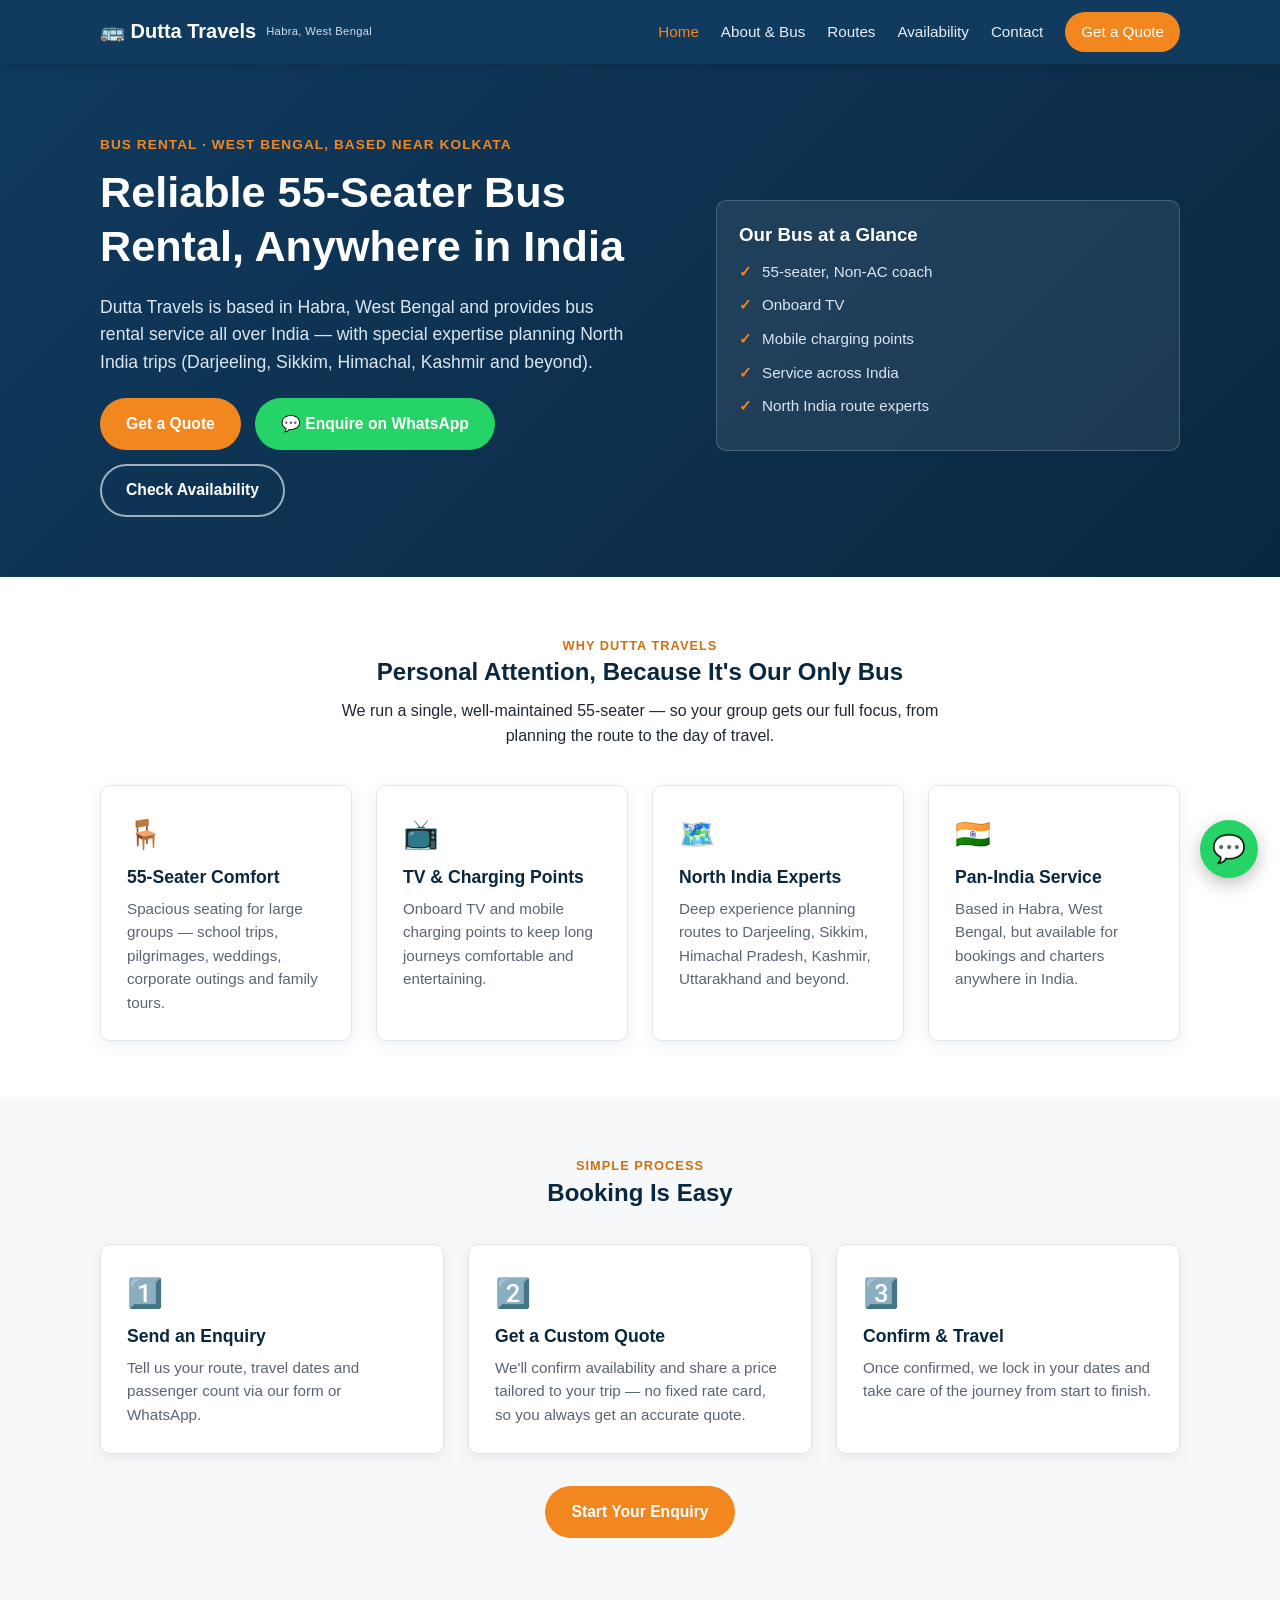
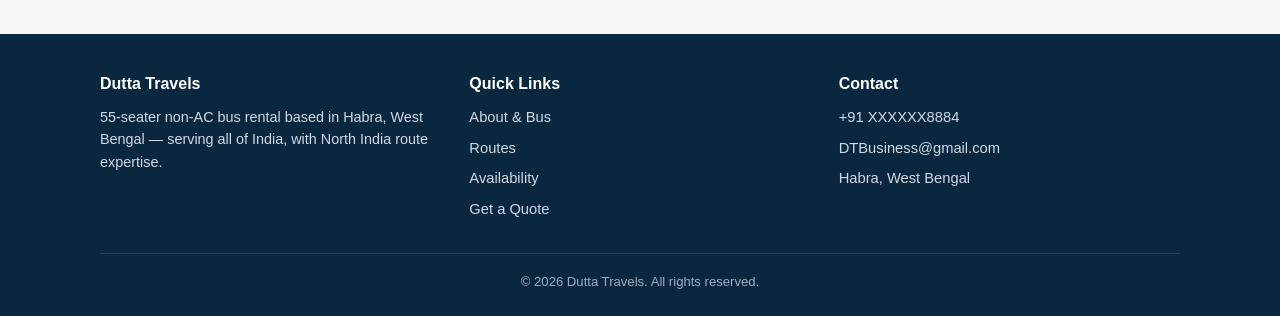
<file: index.html>
<!DOCTYPE html>
<html lang="en">
<head>
<meta charset="UTF-8">
<meta name="viewport" content="width=device-width, initial-scale=1.0">
<title>Dutta Travels — Bus Rental, Habra, West Bengal | Pan-India, North India Specialists</title>
<meta name="description" content="Dutta Travels offers a 55-seater non-AC bus for rental across India, based in Habra, West Bengal, with special expertise in North India routes. Enquire for a custom quote today.">
<link rel="stylesheet" href="css/style.css">
</head>
<body>

<header class="site-header">
  <div class="nav-bar">
    <a href="index.html" class="brand">
      🚌 Dutta Travels
      <span class="brand-sub">Habra, West Bengal</span>
    </a>
    <button class="nav-toggle" aria-label="Toggle navigation">☰</button>
    <nav class="nav-links">
      <a href="index.html" class="active">Home</a>
      <a href="about.html">About &amp; Bus</a>
      <a href="routes.html">Routes</a>
      <a href="availability.html">Availability</a>
      <a href="contact.html">Contact</a>
      <a href="enquiry.html" class="nav-cta">Get a Quote</a>
    </nav>
  </div>
</header>

<section class="hero">
  <div class="container">
    <div class="hero-copy">
      <span class="eyebrow">Bus Rental · West Bengal, based near Kolkata</span>
      <h1>Reliable 55-Seater Bus Rental, Anywhere in India</h1>
      <p class="lead">Dutta Travels is based in Habra, West Bengal and provides bus rental service all over India — with special expertise planning North India trips (Darjeeling, Sikkim, Himachal, Kashmir and beyond).</p>
      <div class="hero-actions">
        <a href="enquiry.html" class="btn btn-primary">Get a Quote</a>
        <a href="#" data-whatsapp data-whatsapp-message="Hi Dutta Travels, I'd like to enquire about bus rental." class="btn btn-whatsapp">💬 Enquire on WhatsApp</a>
        <a href="availability.html" class="btn btn-outline">Check Availability</a>
      </div>
    </div>
    <div class="hero-panel">
      <h3>Our Bus at a Glance</h3>
      <ul>
        <li><span class="tick">✓</span> 55-seater, Non-AC coach</li>
        <li><span class="tick">✓</span> Onboard TV</li>
        <li><span class="tick">✓</span> Mobile charging points</li>
        <li><span class="tick">✓</span> Service across India</li>
        <li><span class="tick">✓</span> North India route experts</li>
      </ul>
    </div>
  </div>
</section>

<section class="section-alt">
  <div class="container">
    <div class="section-heading">
      <span class="eyebrow">Why Dutta Travels</span>
      <h2>Personal Attention, Because It's Our Only Bus</h2>
      <p>We run a single, well-maintained 55-seater — so your group gets our full focus, from planning the route to the day of travel.</p>
    </div>
    <div class="grid">
      <div class="card">
        <span class="icon">🪑</span>
        <h3>55-Seater Comfort</h3>
        <p>Spacious seating for large groups — school trips, pilgrimages, weddings, corporate outings and family tours.</p>
      </div>
      <div class="card">
        <span class="icon">📺</span>
        <h3>TV &amp; Charging Points</h3>
        <p>Onboard TV and mobile charging points to keep long journeys comfortable and entertaining.</p>
      </div>
      <div class="card">
        <span class="icon">🗺️</span>
        <h3>North India Experts</h3>
        <p>Deep experience planning routes to Darjeeling, Sikkim, Himachal Pradesh, Kashmir, Uttarakhand and beyond.</p>
      </div>
      <div class="card">
        <span class="icon">🇮🇳</span>
        <h3>Pan-India Service</h3>
        <p>Based in Habra, West Bengal, but available for bookings and charters anywhere in India.</p>
      </div>
    </div>
  </div>
</section>

<section>
  <div class="container">
    <div class="section-heading">
      <span class="eyebrow">Simple Process</span>
      <h2>Booking Is Easy</h2>
    </div>
    <div class="grid">
      <div class="card">
        <span class="icon">1️⃣</span>
        <h3>Send an Enquiry</h3>
        <p>Tell us your route, travel dates and passenger count via our form or WhatsApp.</p>
      </div>
      <div class="card">
        <span class="icon">2️⃣</span>
        <h3>Get a Custom Quote</h3>
        <p>We'll confirm availability and share a price tailored to your trip — no fixed rate card, so you always get an accurate quote.</p>
      </div>
      <div class="card">
        <span class="icon">3️⃣</span>
        <h3>Confirm &amp; Travel</h3>
        <p>Once confirmed, we lock in your dates and take care of the journey from start to finish.</p>
      </div>
    </div>
    <div class="text-center mt-lg">
      <a href="enquiry.html" class="btn btn-primary">Start Your Enquiry</a>
    </div>
  </div>
</section>

<footer class="site-footer">
  <div class="container">
    <div class="footer-grid">
      <div>
        <h4>Dutta Travels</h4>
        <p style="color:#cfd9e4; font-size:0.9rem;">55-seater non-AC bus rental based in Habra, West Bengal — serving all of India, with North India route expertise.</p>
      </div>
      <div>
        <h4>Quick Links</h4>
        <a href="about.html">About &amp; Bus</a>
        <a href="routes.html">Routes</a>
        <a href="availability.html">Availability</a>
        <a href="enquiry.html">Get a Quote</a>
      </div>
      <div>
        <h4>Contact</h4>
        <a href="tel:" data-phone-tel><span data-phone-display></span></a>
        <a href="mailto:" data-email-link><span data-email-display></span></a>
        <a href="contact.html">Habra, West Bengal</a>
      </div>
    </div>
    <div class="footer-bottom">&copy; 2026 Dutta Travels. All rights reserved.</div>
  </div>
</footer>

<a href="#" class="whatsapp-float" data-whatsapp data-whatsapp-message="Hi Dutta Travels, I'd like to enquire about bus rental." aria-label="Chat on WhatsApp">💬</a>

<script src="js/config.js"></script>
<script src="js/main.js"></script>
</body>
</html>
</file>
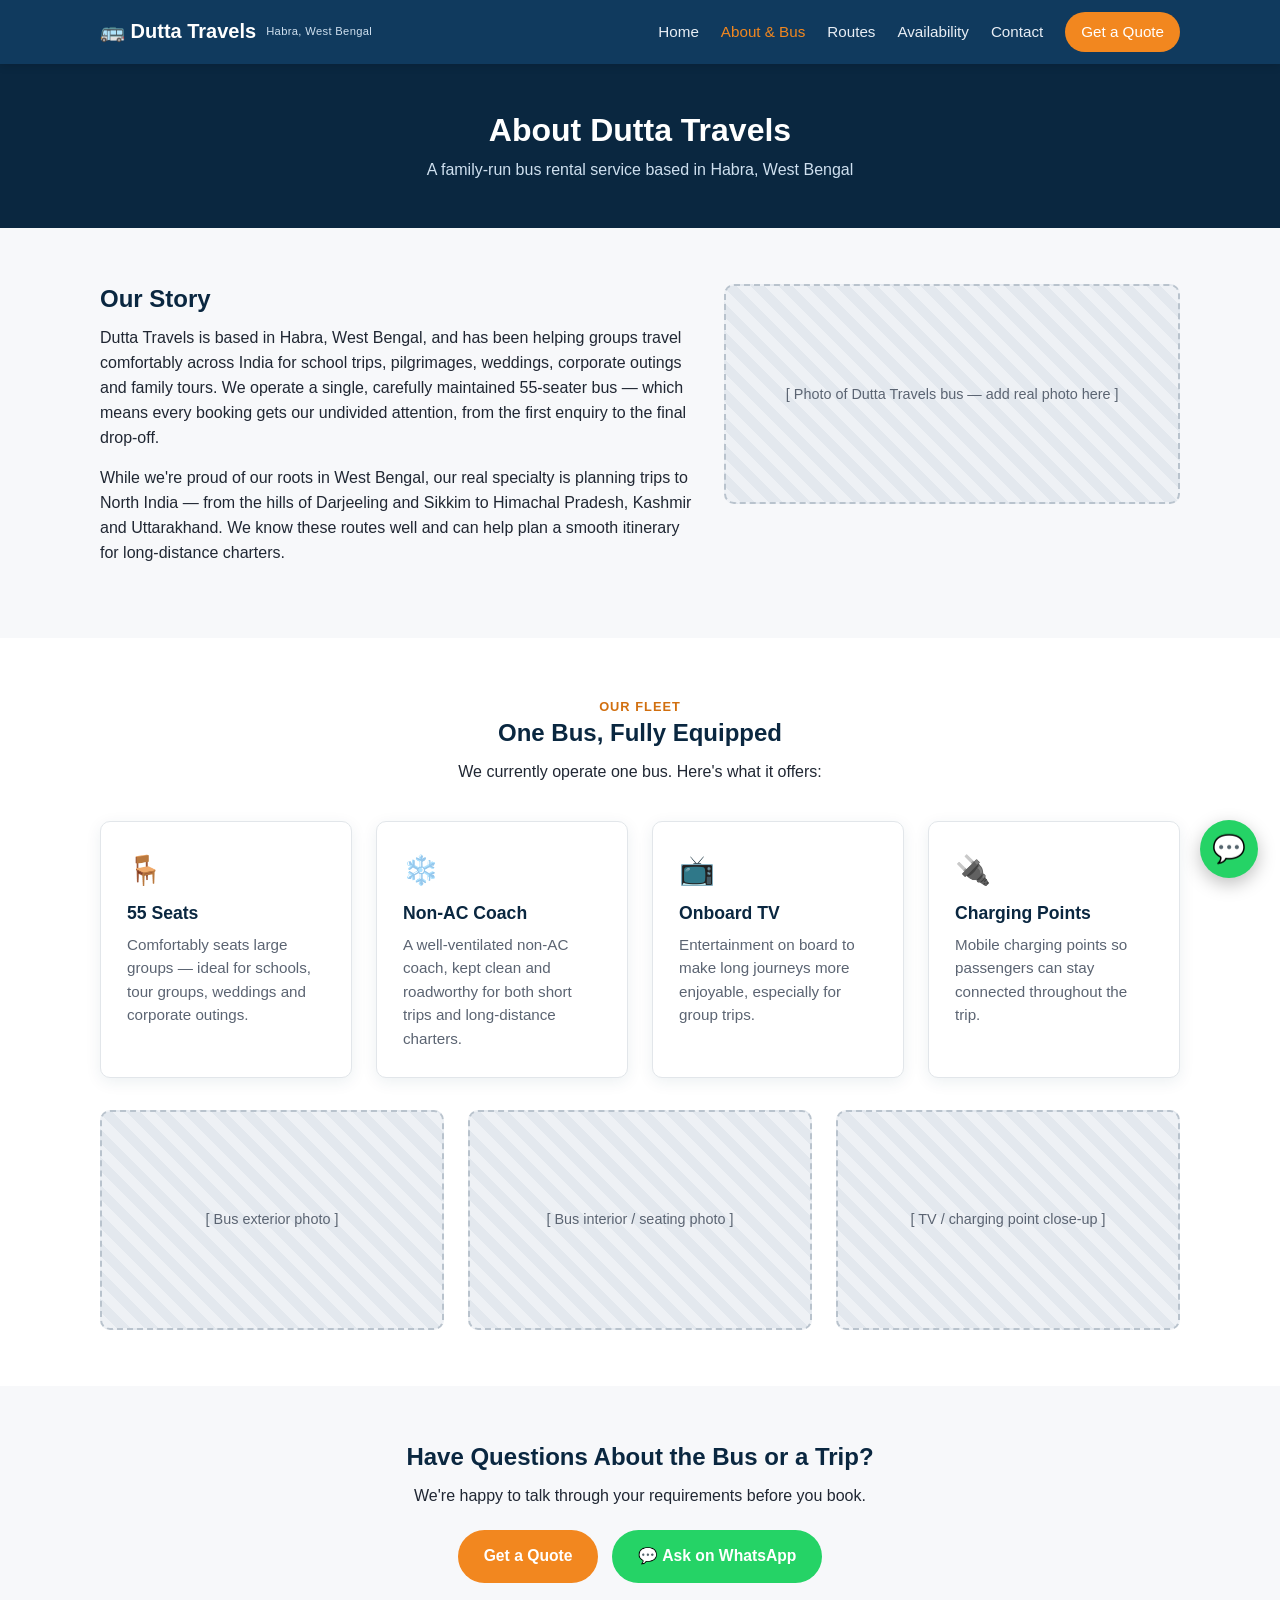
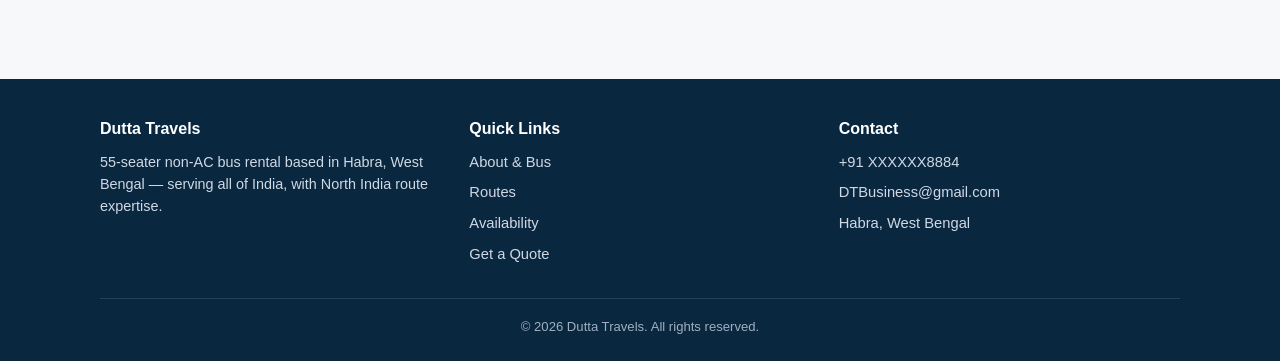
<file: about.html>
<!DOCTYPE html>
<html lang="en">
<head>
<meta charset="UTF-8">
<meta name="viewport" content="width=device-width, initial-scale=1.0">
<title>About Us &amp; Our Bus | Dutta Travels</title>
<meta name="description" content="Learn about Dutta Travels — a Habra, West Bengal based bus rental service with a 55-seater non-AC coach featuring TV and charging points.">
<link rel="stylesheet" href="css/style.css">
</head>
<body>

<header class="site-header">
  <div class="nav-bar">
    <a href="index.html" class="brand">
      🚌 Dutta Travels
      <span class="brand-sub">Habra, West Bengal</span>
    </a>
    <button class="nav-toggle" aria-label="Toggle navigation">☰</button>
    <nav class="nav-links">
      <a href="index.html">Home</a>
      <a href="about.html" class="active">About &amp; Bus</a>
      <a href="routes.html">Routes</a>
      <a href="availability.html">Availability</a>
      <a href="contact.html">Contact</a>
      <a href="enquiry.html" class="nav-cta">Get a Quote</a>
    </nav>
  </div>
</header>

<div class="page-header">
  <div class="container">
    <h1>About Dutta Travels</h1>
    <p>A family-run bus rental service based in Habra, West Bengal</p>
  </div>
</div>

<section>
  <div class="container">
    <div class="split">
      <div>
        <h2>Our Story</h2>
        <p>Dutta Travels is based in Habra, West Bengal, and has been helping groups travel comfortably across India for school trips, pilgrimages, weddings, corporate outings and family tours. We operate a single, carefully maintained 55-seater bus — which means every booking gets our undivided attention, from the first enquiry to the final drop-off.</p>
        <p>While we're proud of our roots in West Bengal, our real specialty is planning trips to North India — from the hills of Darjeeling and Sikkim to Himachal Pradesh, Kashmir and Uttarakhand. We know these routes well and can help plan a smooth itinerary for long-distance charters.</p>
      </div>
      <div class="img-placeholder">
        [ Photo of Dutta Travels bus — add real photo here ]
      </div>
    </div>
  </div>
</section>

<section class="section-alt">
  <div class="container">
    <div class="section-heading">
      <span class="eyebrow">Our Fleet</span>
      <h2>One Bus, Fully Equipped</h2>
      <p>We currently operate one bus. Here's what it offers:</p>
    </div>
    <div class="grid">
      <div class="card">
        <span class="icon">🪑</span>
        <h3>55 Seats</h3>
        <p>Comfortably seats large groups — ideal for schools, tour groups, weddings and corporate outings.</p>
      </div>
      <div class="card">
        <span class="icon">❄️</span>
        <h3>Non-AC Coach</h3>
        <p>A well-ventilated non-AC coach, kept clean and roadworthy for both short trips and long-distance charters.</p>
      </div>
      <div class="card">
        <span class="icon">📺</span>
        <h3>Onboard TV</h3>
        <p>Entertainment on board to make long journeys more enjoyable, especially for group trips.</p>
      </div>
      <div class="card">
        <span class="icon">🔌</span>
        <h3>Charging Points</h3>
        <p>Mobile charging points so passengers can stay connected throughout the trip.</p>
      </div>
    </div>
    <div class="grid mt-lg">
      <div class="img-placeholder">[ Bus exterior photo ]</div>
      <div class="img-placeholder">[ Bus interior / seating photo ]</div>
      <div class="img-placeholder">[ TV / charging point close-up ]</div>
    </div>
  </div>
</section>

<section>
  <div class="container text-center">
    <h2>Have Questions About the Bus or a Trip?</h2>
    <p>We're happy to talk through your requirements before you book.</p>
    <div class="hero-actions" style="justify-content:center;">
      <a href="enquiry.html" class="btn btn-primary">Get a Quote</a>
      <a href="#" data-whatsapp data-whatsapp-message="Hi Dutta Travels, I have a question about your bus." class="btn btn-whatsapp">💬 Ask on WhatsApp</a>
    </div>
  </div>
</section>

<footer class="site-footer">
  <div class="container">
    <div class="footer-grid">
      <div>
        <h4>Dutta Travels</h4>
        <p style="color:#cfd9e4; font-size:0.9rem;">55-seater non-AC bus rental based in Habra, West Bengal — serving all of India, with North India route expertise.</p>
      </div>
      <div>
        <h4>Quick Links</h4>
        <a href="about.html">About &amp; Bus</a>
        <a href="routes.html">Routes</a>
        <a href="availability.html">Availability</a>
        <a href="enquiry.html">Get a Quote</a>
      </div>
      <div>
        <h4>Contact</h4>
        <a href="tel:" data-phone-tel><span data-phone-display></span></a>
        <a href="mailto:" data-email-link><span data-email-display></span></a>
        <a href="contact.html">Habra, West Bengal</a>
      </div>
    </div>
    <div class="footer-bottom">&copy; 2026 Dutta Travels. All rights reserved.</div>
  </div>
</footer>

<a href="#" class="whatsapp-float" data-whatsapp data-whatsapp-message="Hi Dutta Travels, I'd like to enquire about bus rental." aria-label="Chat on WhatsApp">💬</a>

<script src="js/config.js"></script>
<script src="js/main.js"></script>
</body>
</html>
</file>
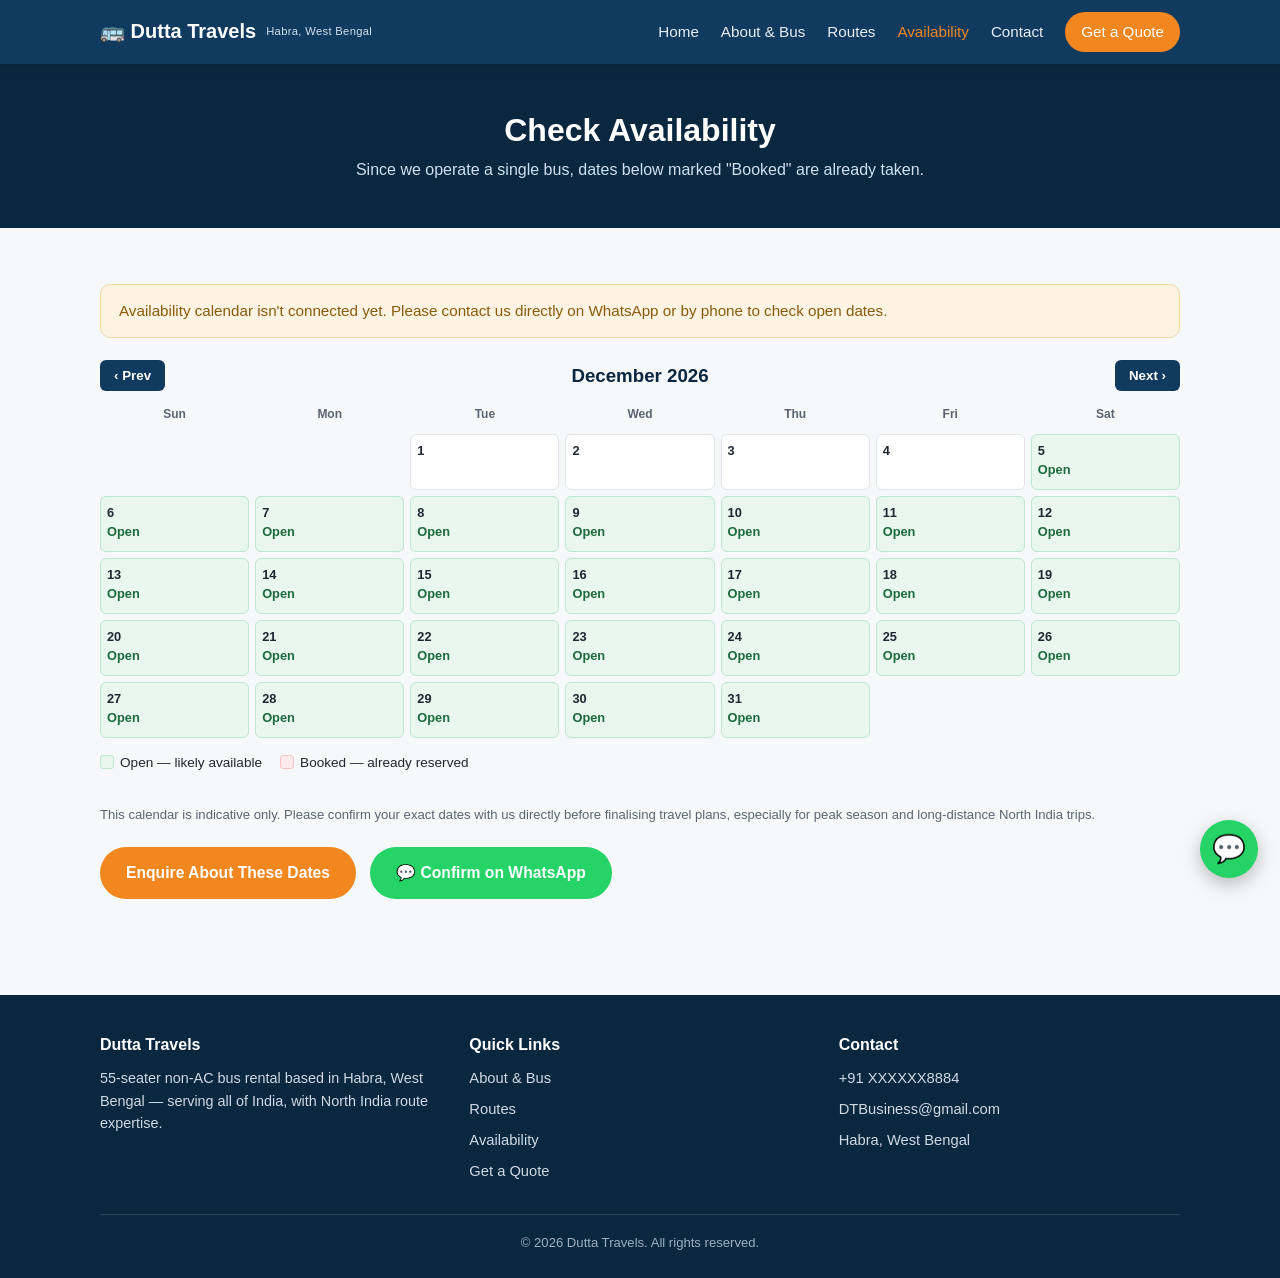
<file: availability.html>
<!DOCTYPE html>
<html lang="en">
<head>
<meta charset="UTF-8">
<meta name="viewport" content="width=device-width, initial-scale=1.0">
<title>Check Availability | Dutta Travels</title>
<meta name="description" content="Check indicative availability of the Dutta Travels bus before sending an enquiry. Live calendar updated by the owner via Google Sheets.">
<link rel="stylesheet" href="css/style.css">
</head>
<body>

<header class="site-header">
  <div class="nav-bar">
    <a href="index.html" class="brand">
      🚌 Dutta Travels
      <span class="brand-sub">Habra, West Bengal</span>
    </a>
    <button class="nav-toggle" aria-label="Toggle navigation">☰</button>
    <nav class="nav-links">
      <a href="index.html">Home</a>
      <a href="about.html">About &amp; Bus</a>
      <a href="routes.html">Routes</a>
      <a href="availability.html" class="active">Availability</a>
      <a href="contact.html">Contact</a>
      <a href="enquiry.html" class="nav-cta">Get a Quote</a>
    </nav>
  </div>
</header>

<div class="page-header">
  <div class="container">
    <h1>Check Availability</h1>
    <p>Since we operate a single bus, dates below marked "Booked" are already taken.</p>
  </div>
</div>

<section>
  <div class="container" id="availability-app">
    <div id="availability-status" class="availability-status" style="display:none;"></div>
    <div id="availability-calendar"></div>
    <div class="legend">
      <span><span class="swatch open"></span> Open — likely available</span>
      <span><span class="swatch booked"></span> Booked — already reserved</span>
    </div>
    <p class="form-note mt-lg">This calendar is indicative only. Please confirm your exact dates with us directly before finalising travel plans, especially for peak season and long-distance North India trips.</p>
    <div class="hero-actions">
      <a href="enquiry.html" class="btn btn-primary">Enquire About These Dates</a>
      <a href="#" data-whatsapp data-whatsapp-message="Hi Dutta Travels, I checked the availability calendar and would like to ask about specific dates." class="btn btn-whatsapp">💬 Confirm on WhatsApp</a>
    </div>
  </div>
</section>

<footer class="site-footer">
  <div class="container">
    <div class="footer-grid">
      <div>
        <h4>Dutta Travels</h4>
        <p style="color:#cfd9e4; font-size:0.9rem;">55-seater non-AC bus rental based in Habra, West Bengal — serving all of India, with North India route expertise.</p>
      </div>
      <div>
        <h4>Quick Links</h4>
        <a href="about.html">About &amp; Bus</a>
        <a href="routes.html">Routes</a>
        <a href="availability.html">Availability</a>
        <a href="enquiry.html">Get a Quote</a>
      </div>
      <div>
        <h4>Contact</h4>
        <a href="tel:" data-phone-tel><span data-phone-display></span></a>
        <a href="mailto:" data-email-link><span data-email-display></span></a>
        <a href="contact.html">Habra, West Bengal</a>
      </div>
    </div>
    <div class="footer-bottom">&copy; 2026 Dutta Travels. All rights reserved.</div>
  </div>
</footer>

<a href="#" class="whatsapp-float" data-whatsapp data-whatsapp-message="Hi Dutta Travels, I'd like to enquire about bus rental." aria-label="Chat on WhatsApp">💬</a>

<script src="js/config.js"></script>
<script src="js/main.js"></script>
</body>
</html>
</file>
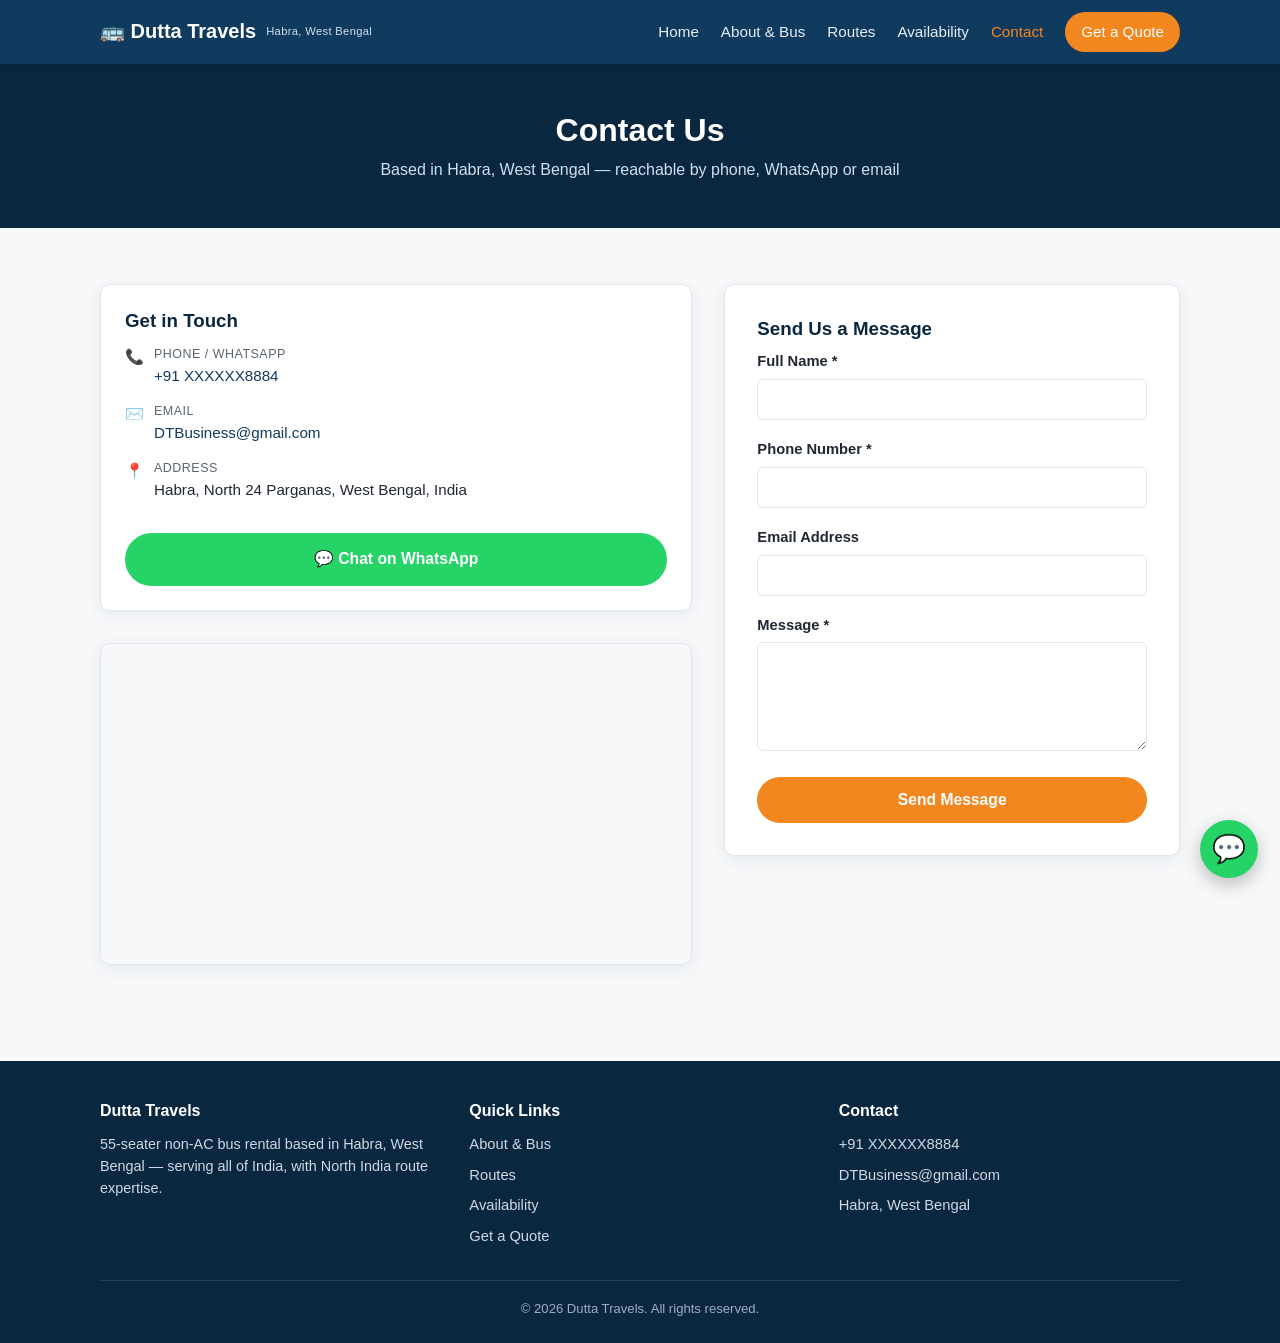
<file: contact.html>
<!DOCTYPE html>
<html lang="en">
<head>
<meta charset="UTF-8">
<meta name="viewport" content="width=device-width, initial-scale=1.0">
<title>Contact Us | Dutta Travels — Habra, West Bengal</title>
<meta name="description" content="Contact Dutta Travels in Habra, West Bengal by phone, WhatsApp or email for bus rental enquiries across India.">
<link rel="stylesheet" href="css/style.css">
</head>
<body>

<header class="site-header">
  <div class="nav-bar">
    <a href="index.html" class="brand">
      🚌 Dutta Travels
      <span class="brand-sub">Habra, West Bengal</span>
    </a>
    <button class="nav-toggle" aria-label="Toggle navigation">☰</button>
    <nav class="nav-links">
      <a href="index.html">Home</a>
      <a href="about.html">About &amp; Bus</a>
      <a href="routes.html">Routes</a>
      <a href="availability.html">Availability</a>
      <a href="contact.html" class="active">Contact</a>
      <a href="enquiry.html" class="nav-cta">Get a Quote</a>
    </nav>
  </div>
</header>

<div class="page-header">
  <div class="container">
    <h1>Contact Us</h1>
    <p>Based in Habra, West Bengal — reachable by phone, WhatsApp or email</p>
  </div>
</div>

<section>
  <div class="container">
    <div class="split">
      <div>
        <div class="side-card">
          <h3>Get in Touch</h3>
          <div class="contact-line">
            <span>📞</span>
            <span><span class="label">Phone / WhatsApp</span><a href="#" data-phone-tel><span data-phone-display></span></a></span>
          </div>
          <div class="contact-line">
            <span>✉️</span>
            <span><span class="label">Email</span><a href="#" data-email-link><span data-email-display></span></a></span>
          </div>
          <div class="contact-line">
            <span>📍</span>
            <span><span class="label">Address</span>Habra, North 24 Parganas, West Bengal, India</span>
          </div>
          <a href="#" data-whatsapp data-whatsapp-message="Hi Dutta Travels, I'd like to get in touch." class="btn btn-whatsapp btn-block mt-lg">💬 Chat on WhatsApp</a>
        </div>

        <div class="map-embed mt-lg">
          <iframe
            src="https://www.google.com/maps?q=Habra,+West+Bengal,+India&output=embed"
            loading="lazy"
            referrerpolicy="no-referrer-when-downgrade"
            title="Dutta Travels location — Habra, West Bengal">
          </iframe>
        </div>
      </div>

      <div class="form-card">
        <h3>Send Us a Message</h3>
        <div class="form-success">Thanks! Your message has been sent — we'll get back to you shortly.</div>
        <form data-formspree>
          <div class="form-row">
            <label for="c-name">Full Name *</label>
            <input type="text" id="c-name" name="name" required>
          </div>
          <div class="form-row">
            <label for="c-phone">Phone Number *</label>
            <input type="tel" id="c-phone" name="phone" required>
          </div>
          <div class="form-row">
            <label for="c-email">Email Address</label>
            <input type="email" id="c-email" name="email">
          </div>
          <div class="form-row">
            <label for="c-message">Message *</label>
            <textarea id="c-message" name="message" rows="5" required></textarea>
          </div>
          <button type="submit" class="btn btn-primary btn-block">Send Message</button>
        </form>
      </div>
    </div>
  </div>
</section>

<footer class="site-footer">
  <div class="container">
    <div class="footer-grid">
      <div>
        <h4>Dutta Travels</h4>
        <p style="color:#cfd9e4; font-size:0.9rem;">55-seater non-AC bus rental based in Habra, West Bengal — serving all of India, with North India route expertise.</p>
      </div>
      <div>
        <h4>Quick Links</h4>
        <a href="about.html">About &amp; Bus</a>
        <a href="routes.html">Routes</a>
        <a href="availability.html">Availability</a>
        <a href="enquiry.html">Get a Quote</a>
      </div>
      <div>
        <h4>Contact</h4>
        <a href="tel:" data-phone-tel><span data-phone-display></span></a>
        <a href="mailto:" data-email-link><span data-email-display></span></a>
        <a href="contact.html">Habra, West Bengal</a>
      </div>
    </div>
    <div class="footer-bottom">&copy; 2026 Dutta Travels. All rights reserved.</div>
  </div>
</footer>

<a href="#" class="whatsapp-float" data-whatsapp data-whatsapp-message="Hi Dutta Travels, I'd like to enquire about bus rental." aria-label="Chat on WhatsApp">💬</a>

<script src="js/config.js"></script>
<script src="js/main.js"></script>
</body>
</html>
</file>
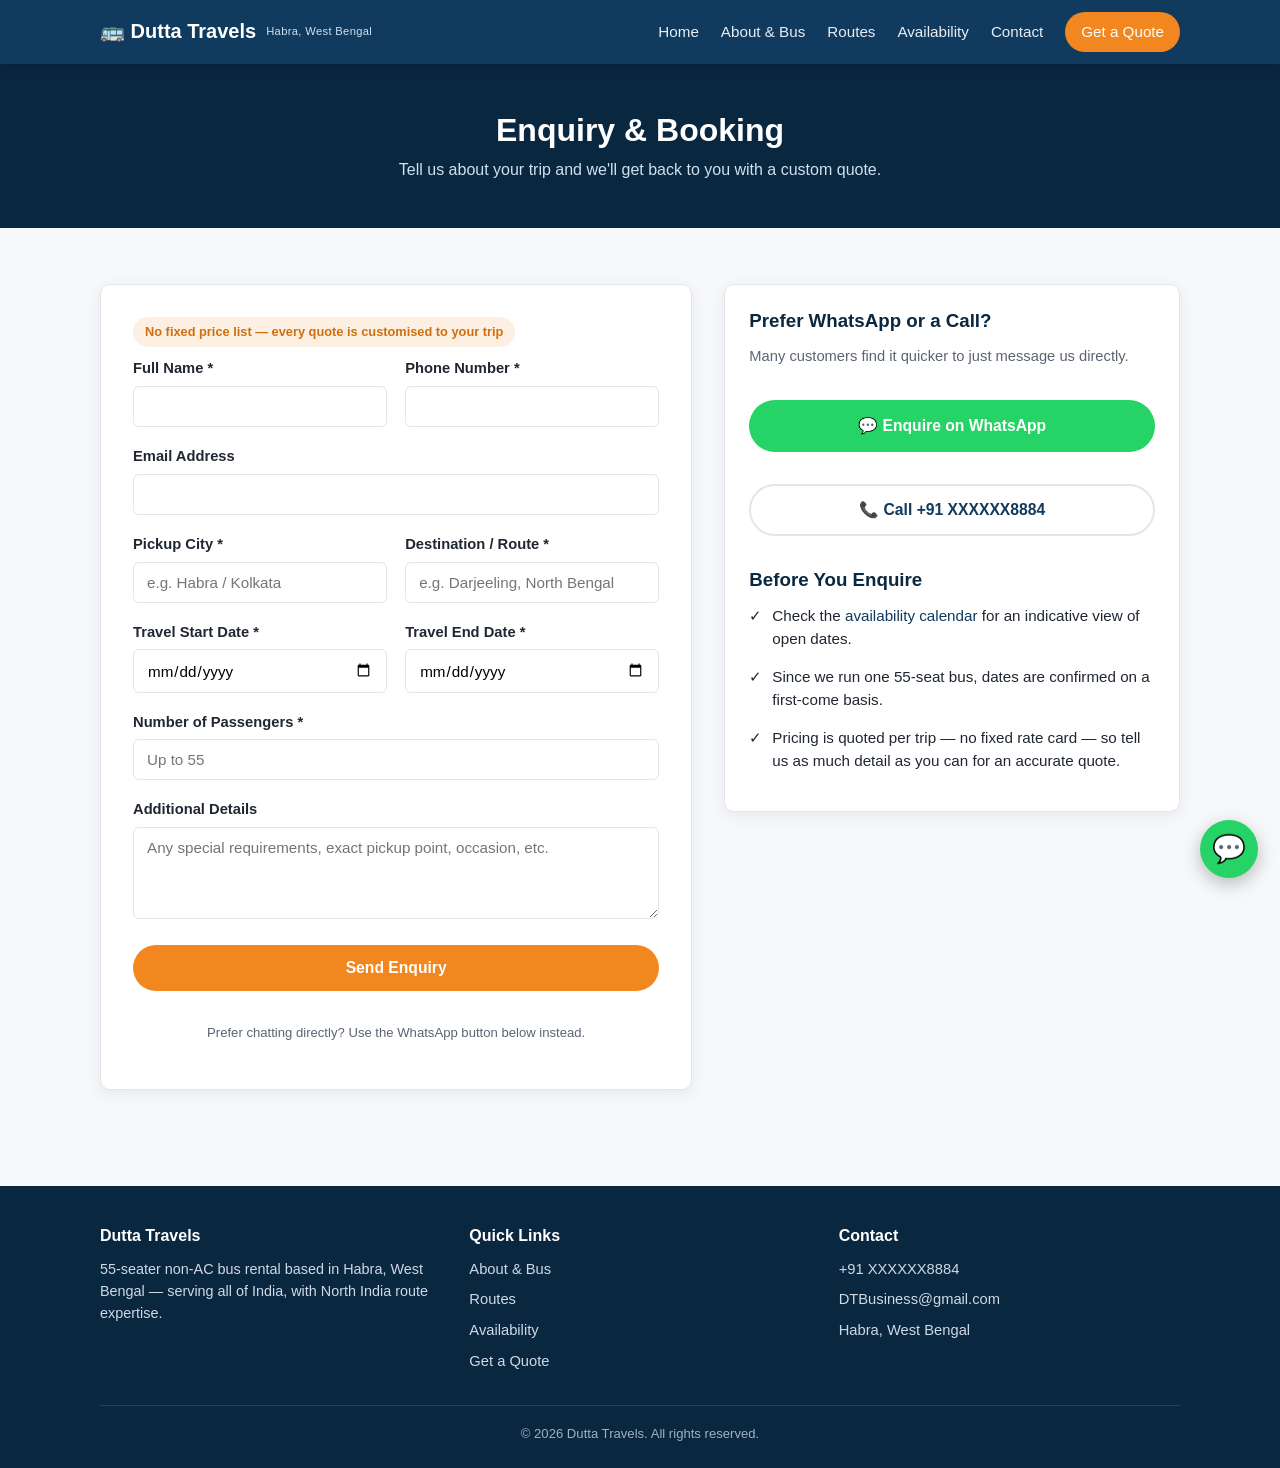
<file: enquiry.html>
<!DOCTYPE html>
<html lang="en">
<head>
<meta charset="UTF-8">
<meta name="viewport" content="width=device-width, initial-scale=1.0">
<title>Enquiry &amp; Booking | Dutta Travels</title>
<meta name="description" content="Send a bus rental enquiry to Dutta Travels — tell us your route, travel dates and passenger count for a custom quote.">
<link rel="stylesheet" href="css/style.css">
</head>
<body>

<header class="site-header">
  <div class="nav-bar">
    <a href="index.html" class="brand">
      🚌 Dutta Travels
      <span class="brand-sub">Habra, West Bengal</span>
    </a>
    <button class="nav-toggle" aria-label="Toggle navigation">☰</button>
    <nav class="nav-links">
      <a href="index.html">Home</a>
      <a href="about.html">About &amp; Bus</a>
      <a href="routes.html">Routes</a>
      <a href="availability.html">Availability</a>
      <a href="contact.html">Contact</a>
      <a href="enquiry.html" class="nav-cta active">Get a Quote</a>
    </nav>
  </div>
</header>

<div class="page-header">
  <div class="container">
    <h1>Enquiry &amp; Booking</h1>
    <p>Tell us about your trip and we'll get back to you with a custom quote.</p>
  </div>
</div>

<section>
  <div class="container">
    <div class="split">
      <div class="form-card">
        <span class="badge-quote">No fixed price list — every quote is customised to your trip</span>
        <div class="form-success">Thanks! Your enquiry has been sent. We'll get back to you shortly — for a faster response, you can also message us on WhatsApp.</div>
        <form data-formspree>
          <div class="form-grid">
            <div class="form-row">
              <label for="name">Full Name *</label>
              <input type="text" id="name" name="name" required>
            </div>
            <div class="form-row">
              <label for="phone">Phone Number *</label>
              <input type="tel" id="phone" name="phone" required>
            </div>
          </div>
          <div class="form-row">
            <label for="email">Email Address</label>
            <input type="email" id="email" name="email">
          </div>
          <div class="form-grid">
            <div class="form-row">
              <label for="pickup">Pickup City *</label>
              <input type="text" id="pickup" name="pickup_city" placeholder="e.g. Habra / Kolkata" required>
            </div>
            <div class="form-row">
              <label for="destination">Destination / Route *</label>
              <input type="text" id="destination" name="destination" placeholder="e.g. Darjeeling, North Bengal" required>
            </div>
          </div>
          <div class="form-grid">
            <div class="form-row">
              <label for="start-date">Travel Start Date *</label>
              <input type="date" id="start-date" name="travel_start_date" required>
            </div>
            <div class="form-row">
              <label for="end-date">Travel End Date *</label>
              <input type="date" id="end-date" name="travel_end_date" required>
            </div>
          </div>
          <div class="form-row">
            <label for="passengers">Number of Passengers *</label>
            <input type="number" id="passengers" name="passengers" min="1" max="55" placeholder="Up to 55" required>
          </div>
          <div class="form-row">
            <label for="message">Additional Details</label>
            <textarea id="message" name="message" rows="4" placeholder="Any special requirements, exact pickup point, occasion, etc."></textarea>
          </div>
          <button type="submit" class="btn btn-primary btn-block">Send Enquiry</button>
          <p class="form-note text-center mt-lg">Prefer chatting directly? Use the WhatsApp button below instead.</p>
        </form>
      </div>

      <div class="side-card">
        <h3>Prefer WhatsApp or a Call?</h3>
        <p style="color:var(--color-text-muted); font-size:0.92rem;">Many customers find it quicker to just message us directly.</p>
        <a href="#" data-whatsapp data-whatsapp-message="Hi Dutta Travels, I'd like to enquire about bus rental. My route: ____, dates: ____, passengers: ____." class="btn btn-whatsapp btn-block mt-lg">💬 Enquire on WhatsApp</a>
        <a href="tel:" data-phone-tel class="btn btn-outline btn-block mt-lg" style="border-color: var(--color-border); color: var(--color-primary);">📞 Call <span data-phone-display></span></a>

        <h3 class="mt-lg">Before You Enquire</h3>
        <div class="contact-line">
          <span>✓</span>
          <span>Check the <a href="availability.html">availability calendar</a> for an indicative view of open dates.</span>
        </div>
        <div class="contact-line">
          <span>✓</span>
          <span>Since we run one 55-seat bus, dates are confirmed on a first-come basis.</span>
        </div>
        <div class="contact-line">
          <span>✓</span>
          <span>Pricing is quoted per trip — no fixed rate card — so tell us as much detail as you can for an accurate quote.</span>
        </div>
      </div>
    </div>
  </div>
</section>

<footer class="site-footer">
  <div class="container">
    <div class="footer-grid">
      <div>
        <h4>Dutta Travels</h4>
        <p style="color:#cfd9e4; font-size:0.9rem;">55-seater non-AC bus rental based in Habra, West Bengal — serving all of India, with North India route expertise.</p>
      </div>
      <div>
        <h4>Quick Links</h4>
        <a href="about.html">About &amp; Bus</a>
        <a href="routes.html">Routes</a>
        <a href="availability.html">Availability</a>
        <a href="enquiry.html">Get a Quote</a>
      </div>
      <div>
        <h4>Contact</h4>
        <a href="tel:" data-phone-tel><span data-phone-display></span></a>
        <a href="mailto:" data-email-link><span data-email-display></span></a>
        <a href="contact.html">Habra, West Bengal</a>
      </div>
    </div>
    <div class="footer-bottom">&copy; 2026 Dutta Travels. All rights reserved.</div>
  </div>
</footer>

<a href="#" class="whatsapp-float" data-whatsapp data-whatsapp-message="Hi Dutta Travels, I'd like to enquire about bus rental." aria-label="Chat on WhatsApp">💬</a>

<script src="js/config.js"></script>
<script src="js/main.js"></script>
</body>
</html>
</file>
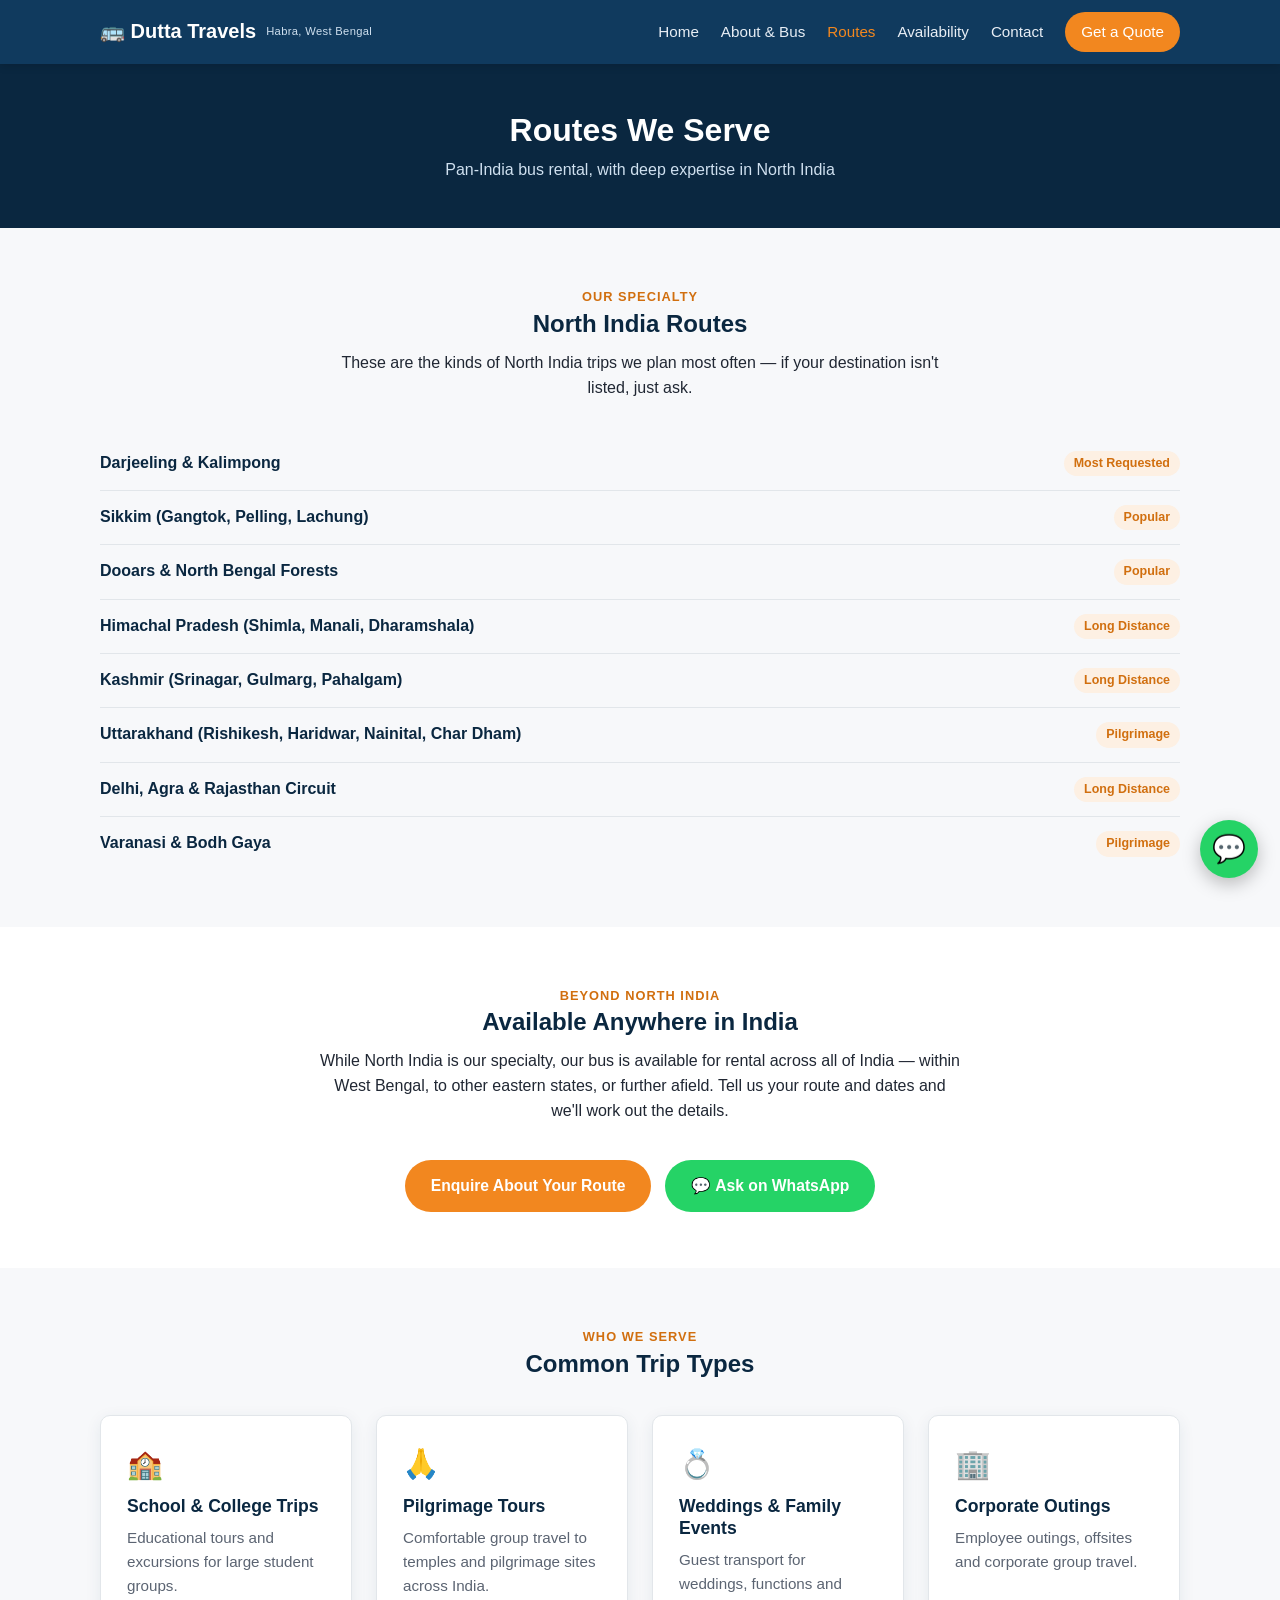
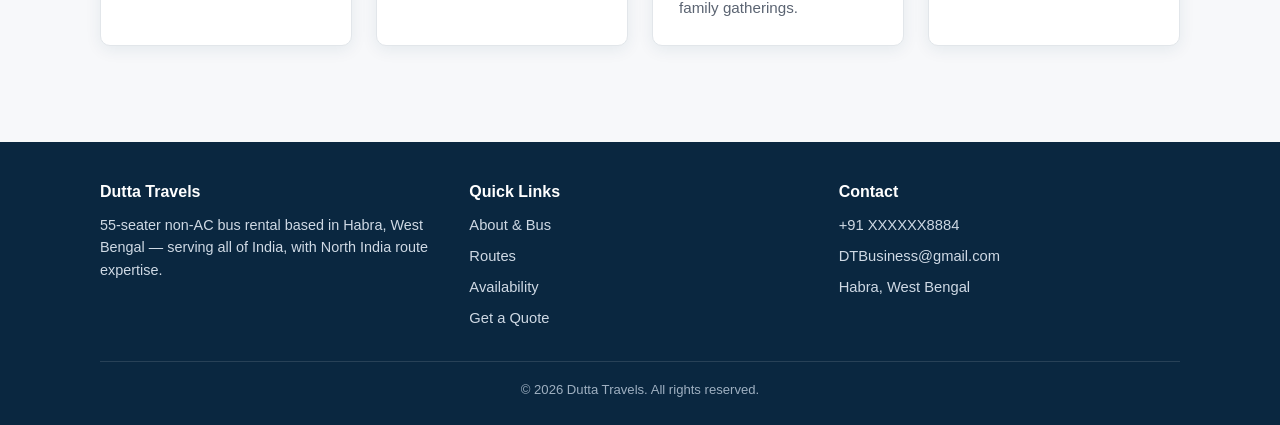
<file: routes.html>
<!DOCTYPE html>
<html lang="en">
<head>
<meta charset="UTF-8">
<meta name="viewport" content="width=device-width, initial-scale=1.0">
<title>Routes We Serve | Dutta Travels — North India Specialists</title>
<meta name="description" content="Dutta Travels serves bus rental routes across India, with special expertise in North India — Darjeeling, Sikkim, Himachal Pradesh, Kashmir, Uttarakhand and more.">
<link rel="stylesheet" href="css/style.css">
</head>
<body>

<header class="site-header">
  <div class="nav-bar">
    <a href="index.html" class="brand">
      🚌 Dutta Travels
      <span class="brand-sub">Habra, West Bengal</span>
    </a>
    <button class="nav-toggle" aria-label="Toggle navigation">☰</button>
    <nav class="nav-links">
      <a href="index.html">Home</a>
      <a href="about.html">About &amp; Bus</a>
      <a href="routes.html" class="active">Routes</a>
      <a href="availability.html">Availability</a>
      <a href="contact.html">Contact</a>
      <a href="enquiry.html" class="nav-cta">Get a Quote</a>
    </nav>
  </div>
</header>

<div class="page-header">
  <div class="container">
    <h1>Routes We Serve</h1>
    <p>Pan-India bus rental, with deep expertise in North India</p>
  </div>
</div>

<section>
  <div class="container">
    <div class="section-heading">
      <span class="eyebrow">Our Specialty</span>
      <h2>North India Routes</h2>
      <p>These are the kinds of North India trips we plan most often — if your destination isn't listed, just ask.</p>
    </div>
    <ul class="route-list">
      <li><span class="route-name">Darjeeling &amp; Kalimpong</span><span class="route-tag">Most Requested</span></li>
      <li><span class="route-name">Sikkim (Gangtok, Pelling, Lachung)</span><span class="route-tag">Popular</span></li>
      <li><span class="route-name">Dooars &amp; North Bengal Forests</span><span class="route-tag">Popular</span></li>
      <li><span class="route-name">Himachal Pradesh (Shimla, Manali, Dharamshala)</span><span class="route-tag">Long Distance</span></li>
      <li><span class="route-name">Kashmir (Srinagar, Gulmarg, Pahalgam)</span><span class="route-tag">Long Distance</span></li>
      <li><span class="route-name">Uttarakhand (Rishikesh, Haridwar, Nainital, Char Dham)</span><span class="route-tag">Pilgrimage</span></li>
      <li><span class="route-name">Delhi, Agra &amp; Rajasthan Circuit</span><span class="route-tag">Long Distance</span></li>
      <li><span class="route-name">Varanasi &amp; Bodh Gaya</span><span class="route-tag">Pilgrimage</span></li>
    </ul>
  </div>
</section>

<section class="section-alt">
  <div class="container text-center">
    <div class="section-heading">
      <span class="eyebrow">Beyond North India</span>
      <h2>Available Anywhere in India</h2>
      <p style="max-width:640px; margin:0 auto;">While North India is our specialty, our bus is available for rental across all of India — within West Bengal, to other eastern states, or further afield. Tell us your route and dates and we'll work out the details.</p>
    </div>
    <div class="hero-actions" style="justify-content:center;">
      <a href="enquiry.html" class="btn btn-primary">Enquire About Your Route</a>
      <a href="#" data-whatsapp data-whatsapp-message="Hi Dutta Travels, I'd like to ask about a bus route." class="btn btn-whatsapp">💬 Ask on WhatsApp</a>
    </div>
  </div>
</section>

<section>
  <div class="container">
    <div class="section-heading">
      <span class="eyebrow">Who We Serve</span>
      <h2>Common Trip Types</h2>
    </div>
    <div class="grid">
      <div class="card"><span class="icon">🏫</span><h3>School &amp; College Trips</h3><p>Educational tours and excursions for large student groups.</p></div>
      <div class="card"><span class="icon">🙏</span><h3>Pilgrimage Tours</h3><p>Comfortable group travel to temples and pilgrimage sites across India.</p></div>
      <div class="card"><span class="icon">💍</span><h3>Weddings &amp; Family Events</h3><p>Guest transport for weddings, functions and family gatherings.</p></div>
      <div class="card"><span class="icon">🏢</span><h3>Corporate Outings</h3><p>Employee outings, offsites and corporate group travel.</p></div>
    </div>
  </div>
</section>

<footer class="site-footer">
  <div class="container">
    <div class="footer-grid">
      <div>
        <h4>Dutta Travels</h4>
        <p style="color:#cfd9e4; font-size:0.9rem;">55-seater non-AC bus rental based in Habra, West Bengal — serving all of India, with North India route expertise.</p>
      </div>
      <div>
        <h4>Quick Links</h4>
        <a href="about.html">About &amp; Bus</a>
        <a href="routes.html">Routes</a>
        <a href="availability.html">Availability</a>
        <a href="enquiry.html">Get a Quote</a>
      </div>
      <div>
        <h4>Contact</h4>
        <a href="tel:" data-phone-tel><span data-phone-display></span></a>
        <a href="mailto:" data-email-link><span data-email-display></span></a>
        <a href="contact.html">Habra, West Bengal</a>
      </div>
    </div>
    <div class="footer-bottom">&copy; 2026 Dutta Travels. All rights reserved.</div>
  </div>
</footer>

<a href="#" class="whatsapp-float" data-whatsapp data-whatsapp-message="Hi Dutta Travels, I'd like to enquire about bus rental." aria-label="Chat on WhatsApp">💬</a>

<script src="js/config.js"></script>
<script src="js/main.js"></script>
</body>
</html>
</file>
<file: css/style.css>
/* ===== Dutta Travels — shared styles ===== */

:root {
  --color-primary: #103a5e;      /* deep blue */
  --color-primary-dark: #0a2740;
  --color-accent: #f2871f;       /* saffron / orange */
  --color-accent-dark: #d16f0f;
  --color-whatsapp: #25d366;
  --color-bg: #f7f8fa;
  --color-surface: #ffffff;
  --color-text: #202733;
  --color-text-muted: #5b6472;
  --color-border: #e2e6ea;
  --radius: 10px;
  --shadow: 0 4px 16px rgba(16, 58, 94, 0.08);
  --max-width: 1120px;
  font-size: 16px;
}

* { box-sizing: border-box; }

html, body {
  margin: 0;
  padding: 0;
}

body {
  font-family: "Segoe UI", Roboto, Helvetica, Arial, sans-serif;
  color: var(--color-text);
  background: var(--color-bg);
  line-height: 1.55;
}

img { max-width: 100%; display: block; }

a { color: var(--color-primary); text-decoration: none; }
a:hover { text-decoration: underline; }

h1, h2, h3, h4 {
  color: var(--color-primary-dark);
  line-height: 1.25;
  margin: 0 0 0.5em;
}

p { margin: 0 0 1em; }

.container {
  max-width: var(--max-width);
  margin: 0 auto;
  padding: 0 20px;
}

/* ---------- Header / Nav ---------- */
.site-header {
  background: var(--color-primary);
  position: sticky;
  top: 0;
  z-index: 100;
  box-shadow: 0 2px 8px rgba(0,0,0,0.15);
}

.nav-bar {
  display: flex;
  align-items: center;
  justify-content: space-between;
  padding: 12px 20px;
  max-width: var(--max-width);
  margin: 0 auto;
}

.brand {
  display: flex;
  align-items: center;
  gap: 10px;
  color: #fff;
  font-weight: 700;
  font-size: 1.25rem;
}

.brand .brand-sub {
  display: block;
  font-size: 0.7rem;
  font-weight: 400;
  color: #cfe0ef;
  letter-spacing: 0.03em;
}

.nav-toggle {
  display: none;
  background: none;
  border: none;
  color: #fff;
  font-size: 1.6rem;
  cursor: pointer;
}

.nav-links {
  display: flex;
  gap: 22px;
  align-items: center;
}

.nav-links a {
  color: #e8eef5;
  font-weight: 500;
  font-size: 0.95rem;
}

.nav-links a.active {
  color: var(--color-accent);
}

.nav-links a:hover { color: var(--color-accent); text-decoration: none; }

.nav-cta {
  background: var(--color-accent);
  color: #fff !important;
  padding: 8px 16px;
  border-radius: 999px;
  font-weight: 600;
}
.nav-cta:hover { background: var(--color-accent-dark); }

@media (max-width: 780px) {
  .nav-toggle { display: block; }
  .nav-links {
    position: absolute;
    top: 64px;
    left: 0;
    right: 0;
    background: var(--color-primary-dark);
    flex-direction: column;
    align-items: flex-start;
    padding: 10px 20px 20px;
    gap: 14px;
    display: none;
  }
  .nav-links.open { display: flex; }
  .nav-cta { align-self: flex-start; }
}

/* ---------- Hero ---------- */
.hero {
  background: linear-gradient(135deg, var(--color-primary) 0%, var(--color-primary-dark) 100%);
  color: #fff;
  padding: 70px 0 60px;
}

.hero .container {
  display: flex;
  flex-wrap: wrap;
  align-items: center;
  gap: 32px;
}

.hero-copy { flex: 1 1 420px; }

.hero-copy .eyebrow {
  color: var(--color-accent);
  text-transform: uppercase;
  font-weight: 700;
  letter-spacing: 0.08em;
  font-size: 0.85rem;
  margin-bottom: 10px;
  display: block;
}

.hero h1 {
  color: #fff;
  font-size: clamp(1.9rem, 4vw, 2.7rem);
}

.hero p.lead {
  color: #dbe6f0;
  font-size: 1.1rem;
  max-width: 540px;
}

.hero-actions {
  display: flex;
  gap: 14px;
  flex-wrap: wrap;
  margin-top: 22px;
}

.hero-panel {
  flex: 1 1 300px;
  background: rgba(255,255,255,0.08);
  border: 1px solid rgba(255,255,255,0.18);
  border-radius: var(--radius);
  padding: 22px;
}

.hero-panel h3 { color: #fff; margin-bottom: 14px; }

.hero-panel ul { list-style: none; padding: 0; margin: 0; }
.hero-panel li {
  display: flex;
  gap: 10px;
  align-items: flex-start;
  color: #dbe6f0;
  margin-bottom: 10px;
  font-size: 0.95rem;
}
.hero-panel li .tick { color: var(--color-accent); font-weight: 700; }

/* ---------- Buttons ---------- */
.btn {
  display: inline-block;
  padding: 12px 24px;
  border-radius: 999px;
  font-weight: 600;
  font-size: 0.98rem;
  border: 2px solid transparent;
  cursor: pointer;
  text-align: center;
}

.btn-primary {
  background: var(--color-accent);
  color: #fff;
}
.btn-primary:hover { background: var(--color-accent-dark); text-decoration: none; }

.btn-outline {
  background: transparent;
  border-color: rgba(255,255,255,0.6);
  color: #fff;
}
.btn-outline:hover { background: rgba(255,255,255,0.12); text-decoration: none; }

.btn-whatsapp {
  background: var(--color-whatsapp);
  color: #fff;
  display: inline-flex;
  align-items: center;
  gap: 8px;
}
.btn-whatsapp:hover { background: #1ebe5a; text-decoration: none; }

.btn-block { display: block; width: 100%; }

/* ---------- Sections ---------- */
section { padding: 56px 0; }
.section-alt { background: var(--color-surface); }

.section-heading { text-align: center; max-width: 640px; margin: 0 auto 36px; }
.section-heading .eyebrow {
  color: var(--color-accent-dark);
  text-transform: uppercase;
  font-weight: 700;
  letter-spacing: 0.08em;
  font-size: 0.8rem;
}

/* ---------- Cards / grid ---------- */
.grid {
  display: grid;
  gap: 24px;
  grid-template-columns: repeat(auto-fit, minmax(240px, 1fr));
}

.card {
  background: var(--color-surface);
  border: 1px solid var(--color-border);
  border-radius: var(--radius);
  padding: 26px;
  box-shadow: var(--shadow);
}

.card .icon {
  font-size: 1.8rem;
  margin-bottom: 10px;
  display: inline-block;
}

.card h3 { margin-bottom: 8px; font-size: 1.1rem; }
.card p { color: var(--color-text-muted); margin: 0; font-size: 0.95rem; }

/* ---------- Placeholder image blocks ---------- */
.img-placeholder {
  background: repeating-linear-gradient(45deg, #eef1f5, #eef1f5 10px, #e3e8ee 10px, #e3e8ee 20px);
  border: 2px dashed #b9c3cd;
  border-radius: var(--radius);
  min-height: 220px;
  display: flex;
  align-items: center;
  justify-content: center;
  color: var(--color-text-muted);
  font-size: 0.9rem;
  text-align: center;
  padding: 16px;
}

/* ---------- Page header (non-home pages) ---------- */
.page-header {
  background: var(--color-primary-dark);
  color: #fff;
  padding: 46px 0;
  text-align: center;
}
.page-header h1 { color: #fff; margin-bottom: 8px; }
.page-header p { color: #cfe0ef; margin: 0; }

/* ---------- Route list ---------- */
.route-list { list-style: none; padding: 0; margin: 0; }
.route-list li {
  padding: 14px 0;
  border-bottom: 1px solid var(--color-border);
  display: flex;
  justify-content: space-between;
  gap: 16px;
  flex-wrap: wrap;
}
.route-list li:last-child { border-bottom: none; }
.route-list .route-name { font-weight: 600; color: var(--color-primary-dark); }
.route-list .route-tag {
  background: #fdf0e3;
  color: var(--color-accent-dark);
  font-size: 0.78rem;
  font-weight: 700;
  padding: 3px 10px;
  border-radius: 999px;
  align-self: center;
}

/* ---------- Availability calendar ---------- */
.availability-status {
  border-radius: var(--radius);
  padding: 14px 18px;
  margin-bottom: 22px;
  font-size: 0.95rem;
}
.availability-status.ok { background: #e9f7ef; color: #1c6b3d; border: 1px solid #bfe6cf; }
.availability-status.warn { background: #fdf3e3; color: #8a5b0a; border: 1px solid #f2d9a8; }
.availability-status.error { background: #fdeaea; color: #a3312c; border: 1px solid #f3c6c4; }

.calendar-grid {
  display: grid;
  grid-template-columns: repeat(7, 1fr);
  gap: 6px;
  margin-bottom: 10px;
}

.calendar-grid .day-label {
  text-align: center;
  font-size: 0.75rem;
  font-weight: 700;
  color: var(--color-text-muted);
  padding-bottom: 4px;
}

.calendar-day {
  background: var(--color-surface);
  border: 1px solid var(--color-border);
  border-radius: 6px;
  min-height: 56px;
  padding: 6px;
  font-size: 0.8rem;
  color: var(--color-text-muted);
}

.calendar-day .date-num { font-weight: 700; color: var(--color-text); }
.calendar-day.empty { background: transparent; border: none; }
.calendar-day.booked { background: #fdeaea; border-color: #f3c6c4; }
.calendar-day.booked .date-num { color: #a3312c; }
.calendar-day.booked .tag { color: #a3312c; font-weight: 600; }
.calendar-day.open { background: #e9f7ef; border-color: #bfe6cf; }
.calendar-day.open .tag { color: #1c6b3d; font-weight: 600; }

.month-nav {
  display: flex;
  align-items: center;
  justify-content: space-between;
  margin-bottom: 14px;
}
.month-nav button {
  background: var(--color-primary);
  color: #fff;
  border: none;
  border-radius: 6px;
  padding: 8px 14px;
  cursor: pointer;
  font-weight: 600;
}
.month-nav button:hover { background: var(--color-primary-dark); }
.month-nav h3 { margin: 0; }

.legend { display: flex; gap: 18px; margin-top: 14px; font-size: 0.85rem; flex-wrap: wrap; }
.legend span { display: inline-flex; align-items: center; gap: 6px; }
.legend .swatch { width: 14px; height: 14px; border-radius: 3px; display: inline-block; }
.legend .swatch.booked { background: #fdeaea; border: 1px solid #f3c6c4; }
.legend .swatch.open { background: #e9f7ef; border: 1px solid #bfe6cf; }

/* ---------- Forms ---------- */
.form-card {
  background: var(--color-surface);
  border: 1px solid var(--color-border);
  border-radius: var(--radius);
  box-shadow: var(--shadow);
  padding: 32px;
}

.form-row { margin-bottom: 18px; }
.form-row label {
  display: block;
  font-weight: 600;
  margin-bottom: 6px;
  font-size: 0.92rem;
}
.form-row input,
.form-row select,
.form-row textarea {
  width: 100%;
  padding: 11px 13px;
  border: 1px solid var(--color-border);
  border-radius: 6px;
  font-size: 0.95rem;
  font-family: inherit;
  background: #fff;
}
.form-row input:focus,
.form-row select:focus,
.form-row textarea:focus {
  outline: 2px solid var(--color-primary);
  outline-offset: 1px;
}
.form-grid {
  display: grid;
  grid-template-columns: repeat(auto-fit, minmax(220px, 1fr));
  gap: 0 18px;
}
.form-note {
  font-size: 0.82rem;
  color: var(--color-text-muted);
  margin-top: -4px;
}
.form-success {
  display: none;
  background: #e9f7ef;
  color: #1c6b3d;
  border: 1px solid #bfe6cf;
  border-radius: var(--radius);
  padding: 16px;
  margin-bottom: 18px;
}
.form-success.visible { display: block; }

.split {
  display: grid;
  grid-template-columns: 1.3fr 1fr;
  gap: 32px;
  align-items: start;
}
@media (max-width: 860px) {
  .split { grid-template-columns: 1fr; }
}

.side-card {
  background: var(--color-surface);
  border: 1px solid var(--color-border);
  border-radius: var(--radius);
  padding: 24px;
  box-shadow: var(--shadow);
}
.side-card h3 { margin-bottom: 12px; }
.side-card .contact-line {
  display: flex;
  gap: 10px;
  align-items: flex-start;
  margin-bottom: 14px;
  font-size: 0.95rem;
}
.side-card .contact-line .label {
  color: var(--color-text-muted);
  font-size: 0.78rem;
  display: block;
  text-transform: uppercase;
  letter-spacing: 0.04em;
}

.map-embed {
  border: 1px solid var(--color-border);
  border-radius: var(--radius);
  overflow: hidden;
  box-shadow: var(--shadow);
}
.map-embed iframe { width: 100%; height: 320px; border: 0; display: block; }

/* ---------- Footer ---------- */
.site-footer {
  background: var(--color-primary-dark);
  color: #cfd9e4;
  padding: 40px 0 24px;
  margin-top: 40px;
}
.footer-grid {
  display: grid;
  grid-template-columns: repeat(auto-fit, minmax(200px, 1fr));
  gap: 28px;
  margin-bottom: 24px;
}
.footer-grid h4 { color: #fff; font-size: 1rem; margin-bottom: 12px; }
.footer-grid a { color: #cfd9e4; display: block; margin-bottom: 8px; font-size: 0.92rem; }
.footer-grid a:hover { color: var(--color-accent); }
.footer-bottom {
  border-top: 1px solid rgba(255,255,255,0.12);
  padding-top: 18px;
  font-size: 0.82rem;
  color: #9fb0c1;
  text-align: center;
}

/* ---------- Sticky WhatsApp button ---------- */
.whatsapp-float {
  position: fixed;
  bottom: 22px;
  right: 22px;
  background: var(--color-whatsapp);
  color: #fff;
  width: 58px;
  height: 58px;
  border-radius: 50%;
  display: flex;
  align-items: center;
  justify-content: center;
  font-size: 1.7rem;
  box-shadow: 0 6px 18px rgba(0,0,0,0.25);
  z-index: 200;
  text-decoration: none;
}
.whatsapp-float:hover { background: #1ebe5a; }

/* ---------- Misc ---------- */
.text-center { text-align: center; }
.mt-lg { margin-top: 32px; }
.badge-quote {
  display: inline-block;
  background: #fdf0e3;
  color: var(--color-accent-dark);
  font-weight: 700;
  font-size: 0.8rem;
  padding: 5px 12px;
  border-radius: 999px;
  margin-bottom: 10px;
}
</file>
